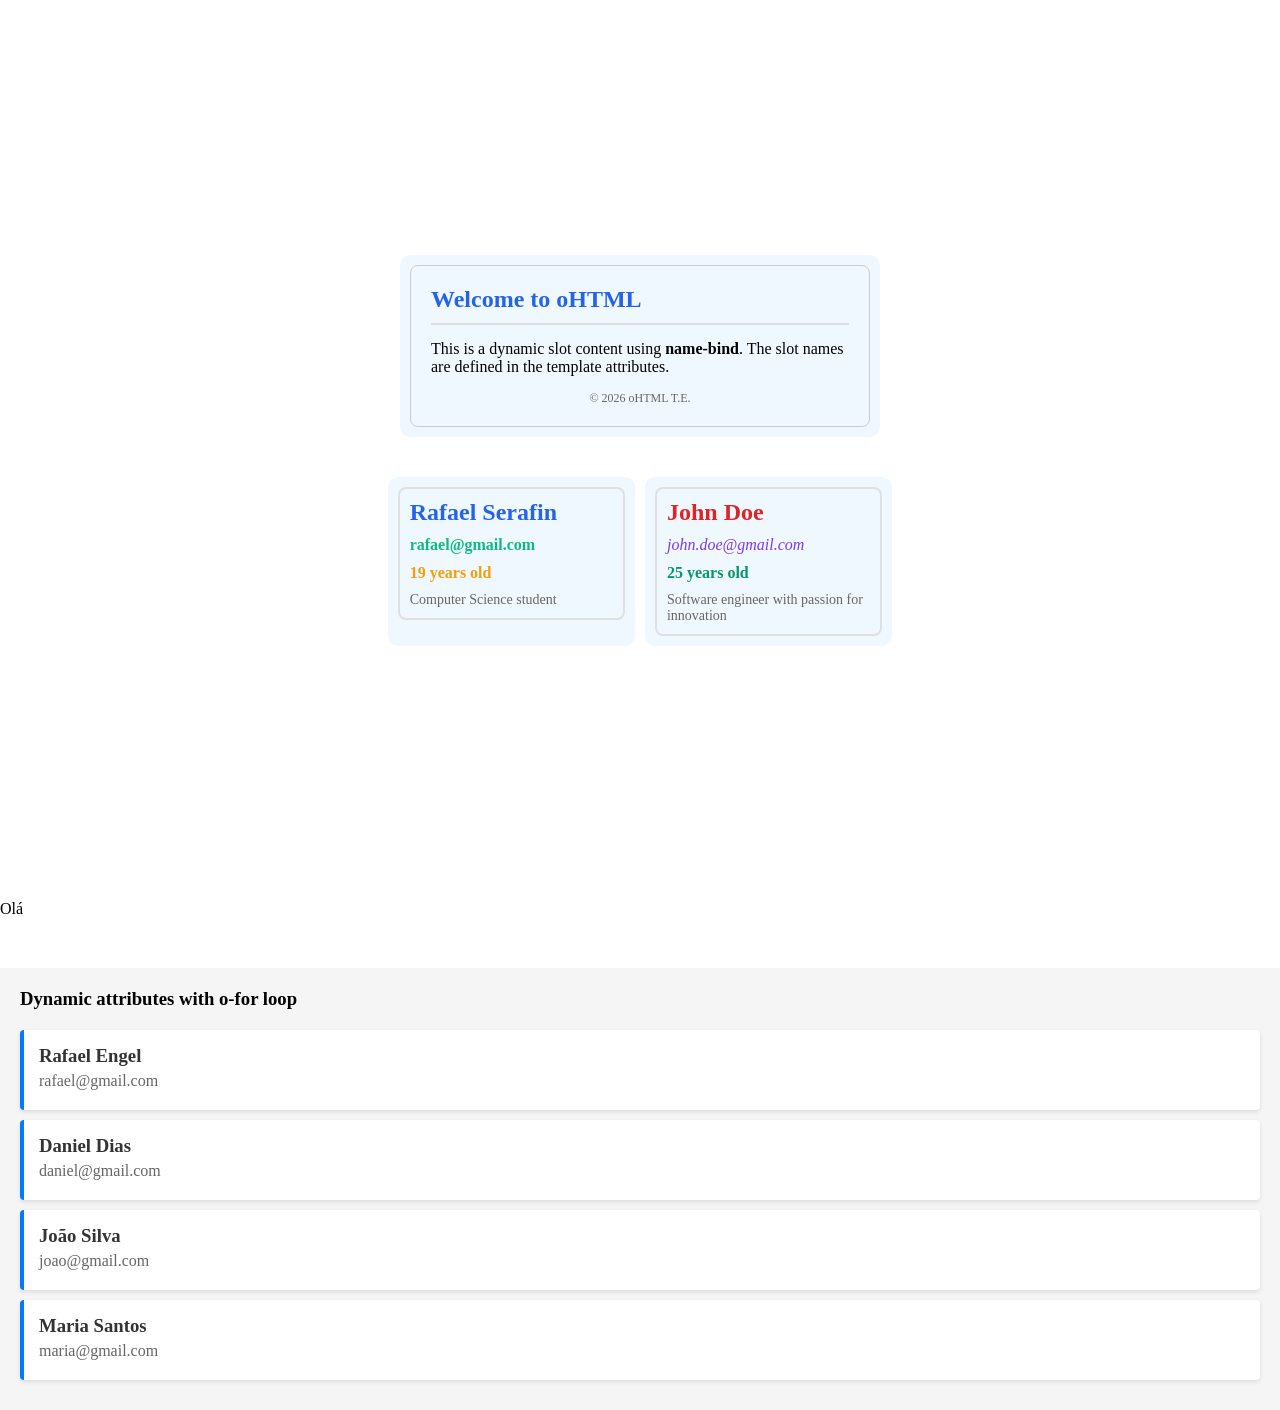
<file: index.html>
<!-- This is a simple oHTML template enhancer usage -->
<!-- Creativity is the limit                        -->
<!DOCTYPE html>
<html lang="en">
    <head>
        <meta charset="UTF-8">
        <meta name="viewport" content="width=device-width, initial-scale=1.0">
        <title>Document</title>
        <link rel="stylesheet" href="styles.css">
    </head>

    <body>
        <!-- import oHTML template enhancer core -->
        <!-- must be module type                 -->
        <script type="module" src="core/runtime.js"></script>

        <!-- importing templates from another HTML file -->
        <templates-import src="./templates.html" />

        <!-- Global handler functions for o-when events -->
        <script>
            // Example handlers for o-when directives
            window.handleCardClick = function() {
                alert('User card clicked! Name: ' + this.getAttribute('name'));
            };

            window.handleCardDblClick = function() {
                console.log('User card double-clicked!');
            };
            
            window.handleListItemClick = function() {
                console.log('List item clicked!');
            };

            window.handleIfStatement = function() {
                console.log('Hello');
            };
        </script>

        <!-- template define a custom HTML tag -->
        <!-- template's id defines custom tag's name -->
        <!-- data-bind content will replace with bound data -->
        <!-- class-pointer allows dynamic class assignment from component attributes -->
        <!-- data-use-shadow="false" is needed for external CSS classes to work -->
        <template name-tag="user-card" data-use-shadow="false">
            <div class="main-user-card">
                <h1 data-bind="name" id-pointer="name-id" attr-pointer="name-style, name-title"></h1>
                <p data-bind="email" id-pointer="email-id" attr-pointer="email-style, email-title"></p>
                <b><p data-bind="age" id-pointer="age-id" attr-pointer="age-style"></p></b>
                <p data-bind="bio" id-pointer="bio-id" attr-pointer="bio-style"></p>
            </div>
        </template>

        <template name-tag="triple-div" id="triple-div">
            <div class-pointer="parent-div">
                <div class-pointer="child-div">
                    <div class-pointer="grandchild-div">
                        <slot id-pointer="slot-id"></slot>
                    </div>
                </div>
            </div>
        </template>

        <template name-tag="user-list" id="user-list" data-use-shadow="false">
            <ul>
                <li o-for="user in users" class="user-item" id="user.id" attr-pointer="user.styling">
                    <h3 data-bind="user.name" style="margin: 0;"></h3>
                    <p data-bind="user.email" style="margin: 5px 0; color: #666;"></p>
                </li>
            </ul>
        </template>

        <!-- Example template using name-bind for dynamic slot names -->
        <template name-tag="card-layout" id="card-layout">
            <div style="border: 1px solid #ccc; border-radius: 8px; padding: 20px;">
                <header style="margin-bottom: 15px; border-bottom: 2px solid #e0e0e0; padding-bottom: 10px;">
                    <slot name-bind="header">Default Header</slot>
                </header>
                <main style="margin-bottom: 15px;">
                    <slot name-bind="content">Default Content</slot>
                </main>
                <footer style="text-align: center; color: #666; font-size: 12px;">
                    <slot name-bind="footer">Default Footer</slot>
                </footer>
            </div>
        </template>

        <main>
            <!-- name-bind example -->
            <div style="display: flex; flex-direction: column; align-items: center;">
                <section style="margin-bottom: 30px;">
                    <card-layout>
                        <h1 slot="header" style="margin: 0; color: #2563eb;">Welcome to oHTML</h1>
                        <p slot="content">This is a dynamic slot content using <strong>name-bind</strong>. The slot names are defined in the template attributes.</p>
                        <p slot="footer">© 2026 oHTML T.E.</p>
                    </card-layout>
                </section>

                <div style="display: flex; flex-direction: row;">
                    <section>
                        <div>
                            <user-card 
                                name="Rafael Serafin" 
                                email="rafael@gmail.com" 
                                age="19 years old" 
                                bio="Computer Science student"
                                name-style="color: #2563eb; font-weight: bold;"
                                name-title="Full Stack Developer"
                                email-style="color: #10b981; font-weight: bold;"
                                email-title="Email do usuário"
                                age-style="color: #f59e0b;"
                                bio-style="color: #666; font-size: 14px;"
                                o-when:click="handleCardClick"
                                o-when:dblclick="handleCardDblClick"
                                style="cursor: pointer; border: 2px solid #e0e0e0; padding: 10px; border-radius: 8px; margin-bottom: 15px;">
                            </user-card>
                        </div>
                    </section>
                    <section>
                        <div>
                            <user-card 
                                name="John Doe"
                                email="john.doe@gmail.com"
                                age="25 years old"
                                bio="Software engineer with passion for innovation"
                                name-style="color: #dc2626; font-weight: bold;"
                                name-title="Backend Developer"
                                email-style="color: #7c3aed; font-style: italic;"
                                email-title="Email do desenvolvedor"
                                age-style="color: #059669;"
                                bio-style="color: #666; font-size: 14px;"
                                o-when:click="handleCardClick"
                                style="cursor: pointer; border: 2px solid #e0e0e0; padding: 10px; border-radius: 8px;">
                            </user-card>
                        </div>
                    </section>
                </div>
            </div>
        </main>

        <if-statement :condition="'a' !== 'b'">Olá</if-statement>

        <!-- o-for usage example -->
        <div style="margin-top: 50px; padding: 20px; background: #f5f5f5;">
            <!-- Example: Object format for attr-pointer with o-for -->
            <h3>Dynamic attributes with o-for loop</h3>
            <user-list :users='[
                {"name": "Rafael Engel", "email": "rafael@gmail.com", "styling": {"style": "color: #2563eb; font-weight: bold;", "title": "Full Stack Developer"}},
                {"name": "Daniel Dias", "email": "daniel@gmail.com", "styling": {"style": "color: #dc2626; font-weight: bold;", "title": "Backend Developer"}},
                {"name": "João Silva", "email": "joao@gmail.com", "styling": {"style": "color: #059669; font-weight: bold;", "title": "Frontend Developer"}},
                {"name": "Maria Santos", "email": "maria@gmail.com", "styling": {"style": "color: #7c3aed; font-weight: bold;", "title": "QA Engineer"}}
            ]'></user-list>
        </div>
    </body>
</html>
</file>
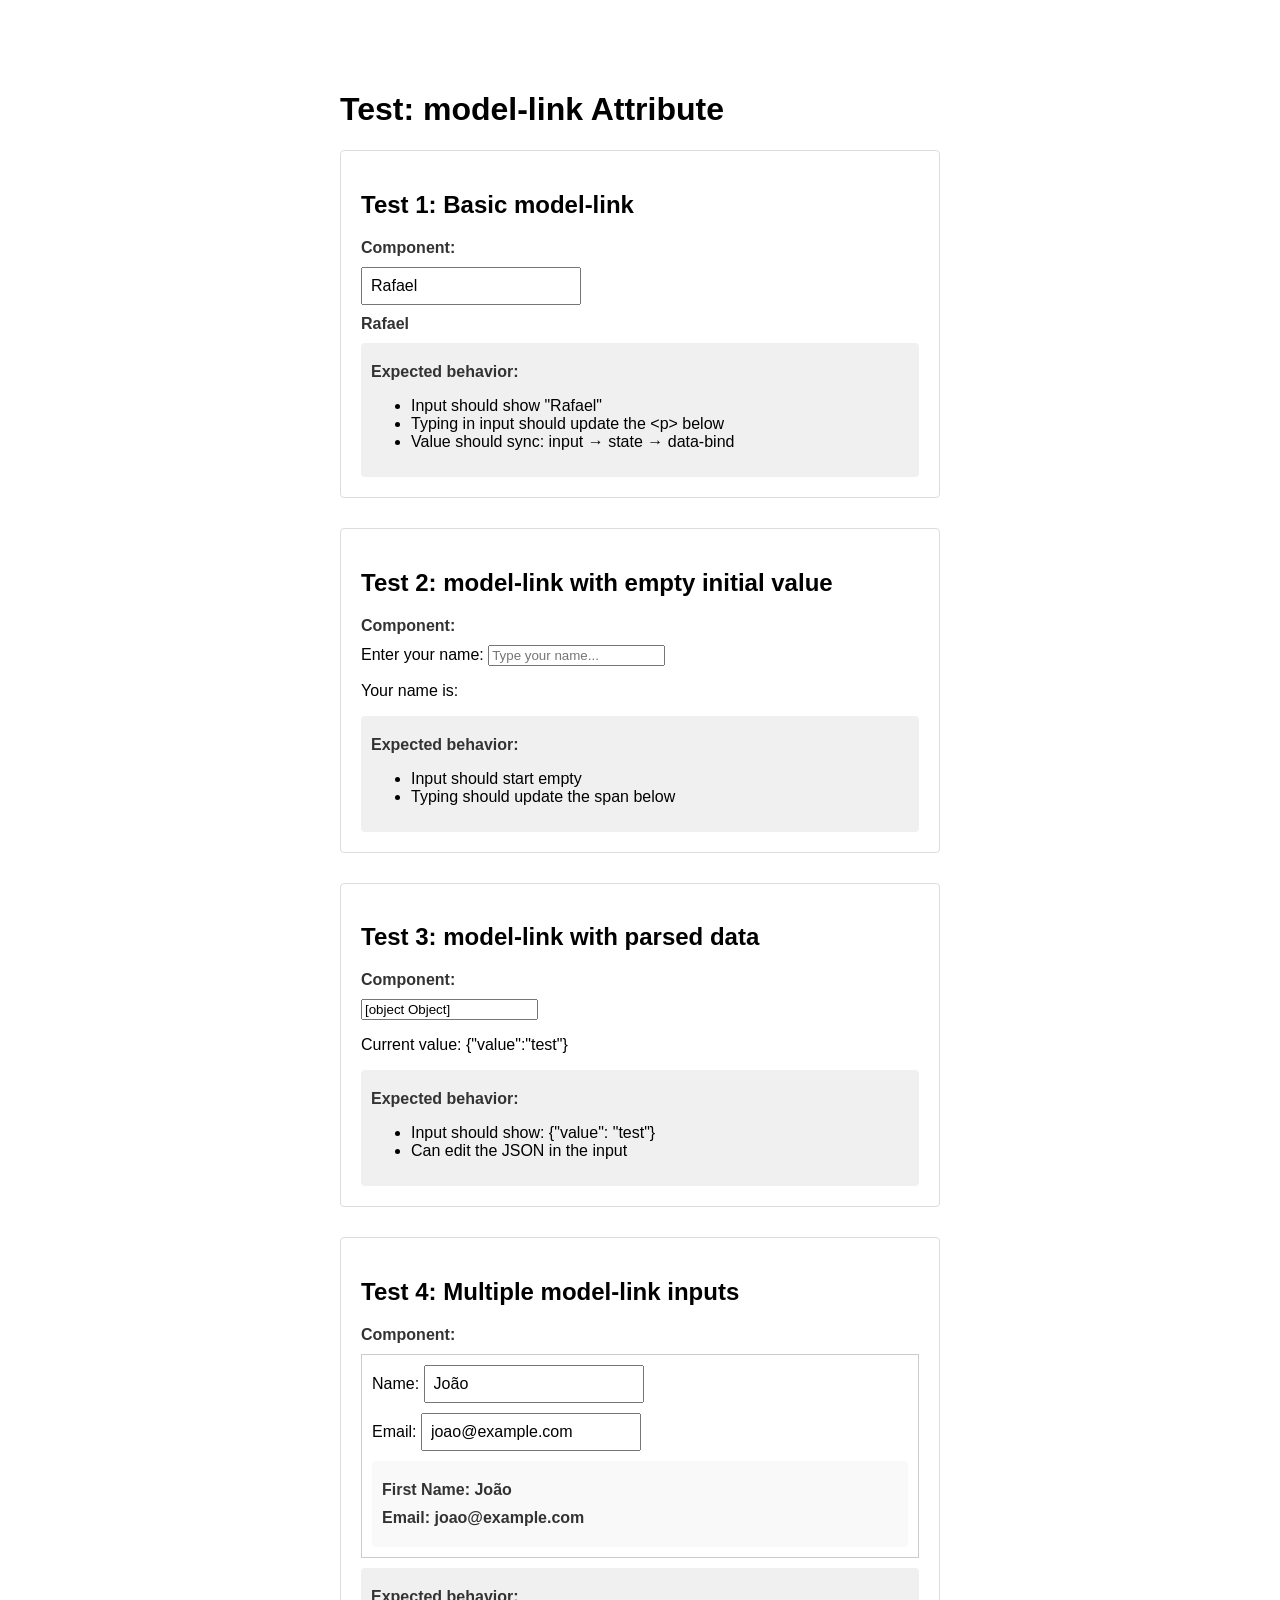
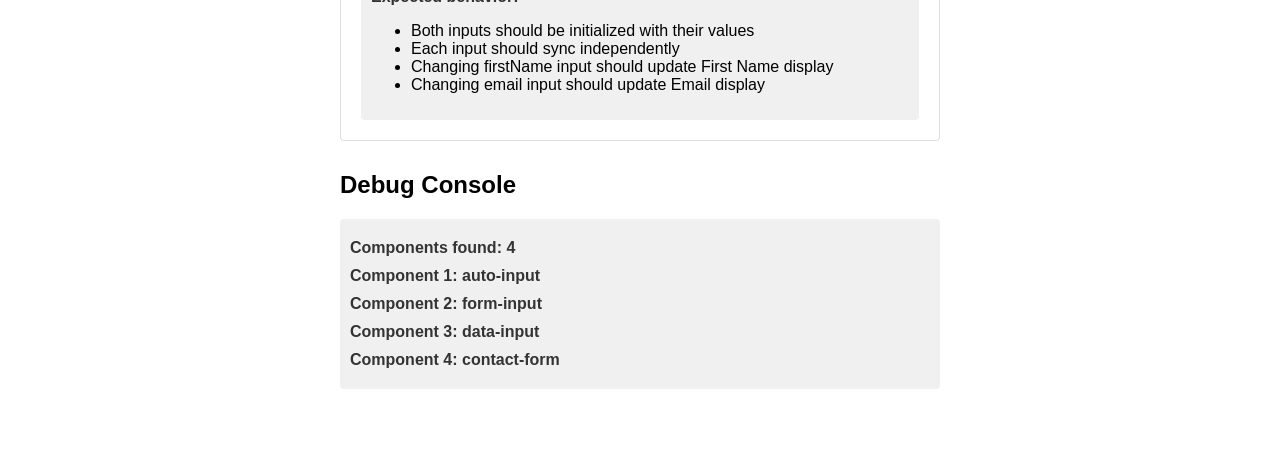
<file: test-model-link.html>
<!DOCTYPE html>
<html lang="pt-BR">
<head>
    <meta charset="UTF-8">
    <meta name="viewport" content="width=device-width, initial-scale=1.0">
    <title>Test model-link</title>
    <style>
        body {
            font-family: Arial, sans-serif;
            max-width: 600px;
            margin: 50px auto;
            padding: 20px;
        }
        .demo {
            border: 1px solid #ddd;
            padding: 20px;
            margin-bottom: 30px;
            border-radius: 4px;
        }
        input {
            padding: 8px;
            font-size: 16px;
            width: 200px;
        }
        p {
            margin: 10px 0;
            font-weight: bold;
            color: #333;
        }
        .info {
            background-color: #f0f0f0;
            padding: 10px;
            border-radius: 4px;
            margin-top: 10px;
        }
    </style>
</head>
<body>
    <h1>Test: model-link Attribute</h1>
    
    <!-- import oHTML template enhancer core -->
    <script type="module" src="../core/runtime.js"></script>

    <!-- Test 1: Basic model-link with data-bind -->
    <template name-tag="auto-input" id="auto-input" data-use-shadow="false">
        <div>
            <input model-link="name" placeholder="Type something..."/>
            <p data-bind="name"></p>
        </div>
    </template>

    <div class="demo">
        <h2>Test 1: Basic model-link</h2>
        <p>Component:</p>
        <auto-input name="Rafael"></auto-input>
        <div class="info">
            <p><strong>Expected behavior:</strong></p>
            <ul>
                <li>Input should show "Rafael"</li>
                <li>Typing in input should update the &lt;p&gt; below</li>
                <li>Value should sync: input → state → data-bind</li>
            </ul>
        </div>
    </div>

    <!-- Test 2: model-link with initial empty value -->
    <template name-tag="form-input" id="form-input">
        <div>
            <label>Enter your name: </label>
            <input model-link="username" placeholder="Type your name..."/>
            <p>Your name is: <span data-bind="username"></span></p>
        </div>
    </template>

    <div class="demo">
        <h2>Test 2: model-link with empty initial value</h2>
        <p>Component:</p>
        <form-input username=""></form-input>
        <div class="info">
            <p><strong>Expected behavior:</strong></p>
            <ul>
                <li>Input should start empty</li>
                <li>Typing should update the span below</li>
            </ul>
        </div>
    </div>

    <!-- Test 3: model-link with prefixed attribute (JSON parsing) -->
    <template name-tag="data-input" id="data-input">
        <div>
            <input model-link="data" placeholder="Edit data..."/>
            <p>Current value: <span data-bind="data"></span></p>
        </div>
    </template>

    <div class="demo">
        <h2>Test 3: model-link with parsed data</h2>
        <p>Component:</p>
        <data-input :data='{"value": "test"}'></data-input>
        <div class="info">
            <p><strong>Expected behavior:</strong></p>
            <ul>
                <li>Input should show: {"value": "test"}</li>
                <li>Can edit the JSON in the input</li>
            </ul>
        </div>
    </div>

    <!-- Test 4: Multiple model-link inputs in one component -->
    <template name-tag="contact-form" id="contact-form" data-use-shadow="false">
        <div style="padding: 10px; border: 1px solid #ccc;">
            <div style="margin-bottom: 10px;">
                <label>Name: </label>
                <input model-link="firstName" placeholder="First name"/>
            </div>
            <div style="margin-bottom: 10px;">
                <label>Email: </label>
                <input model-link="email" placeholder="Email"/>
            </div>
            <div style="background-color: #f9f9f9; padding: 10px; border-radius: 4px;">
                <p>First Name: <strong data-bind="firstName"></strong></p>
                <p>Email: <strong data-bind="email"></strong></p>
            </div>
        </div>
    </template>

    <div class="demo">
        <h2>Test 4: Multiple model-link inputs</h2>
        <p>Component:</p>
        <contact-form firstName="João" email="joao@example.com"></contact-form>
        <div class="info">
            <p><strong>Expected behavior:</strong></p>
            <ul>
                <li>Both inputs should be initialized with their values</li>
                <li>Each input should sync independently</li>
                <li>Changing firstName input should update First Name display</li>
                <li>Changing email input should update Email display</li>
            </ul>
        </div>
    </div>

    <h2>Debug Console</h2>
    <div class="info" id="debug">
        <p>Check the browser console for any errors.</p>
    </div>

    <script>
        // Simple test to verify component registration
        window.addEventListener('load', function() {
            const debugDiv = document.getElementById('debug');
            const components = document.querySelectorAll('auto-input, form-input, data-input, contact-form');
            const debug = document.getElementById('debug');
            debug.innerHTML = '<p>Components found: ' + components.length + '</p>';
            
            components.forEach((comp, index) => {
                debug.innerHTML += '<p>Component ' + (index + 1) + ': ' + comp.tagName.toLowerCase() + '</p>';
            });
        });
    </script>
</body>
</html>
</file>
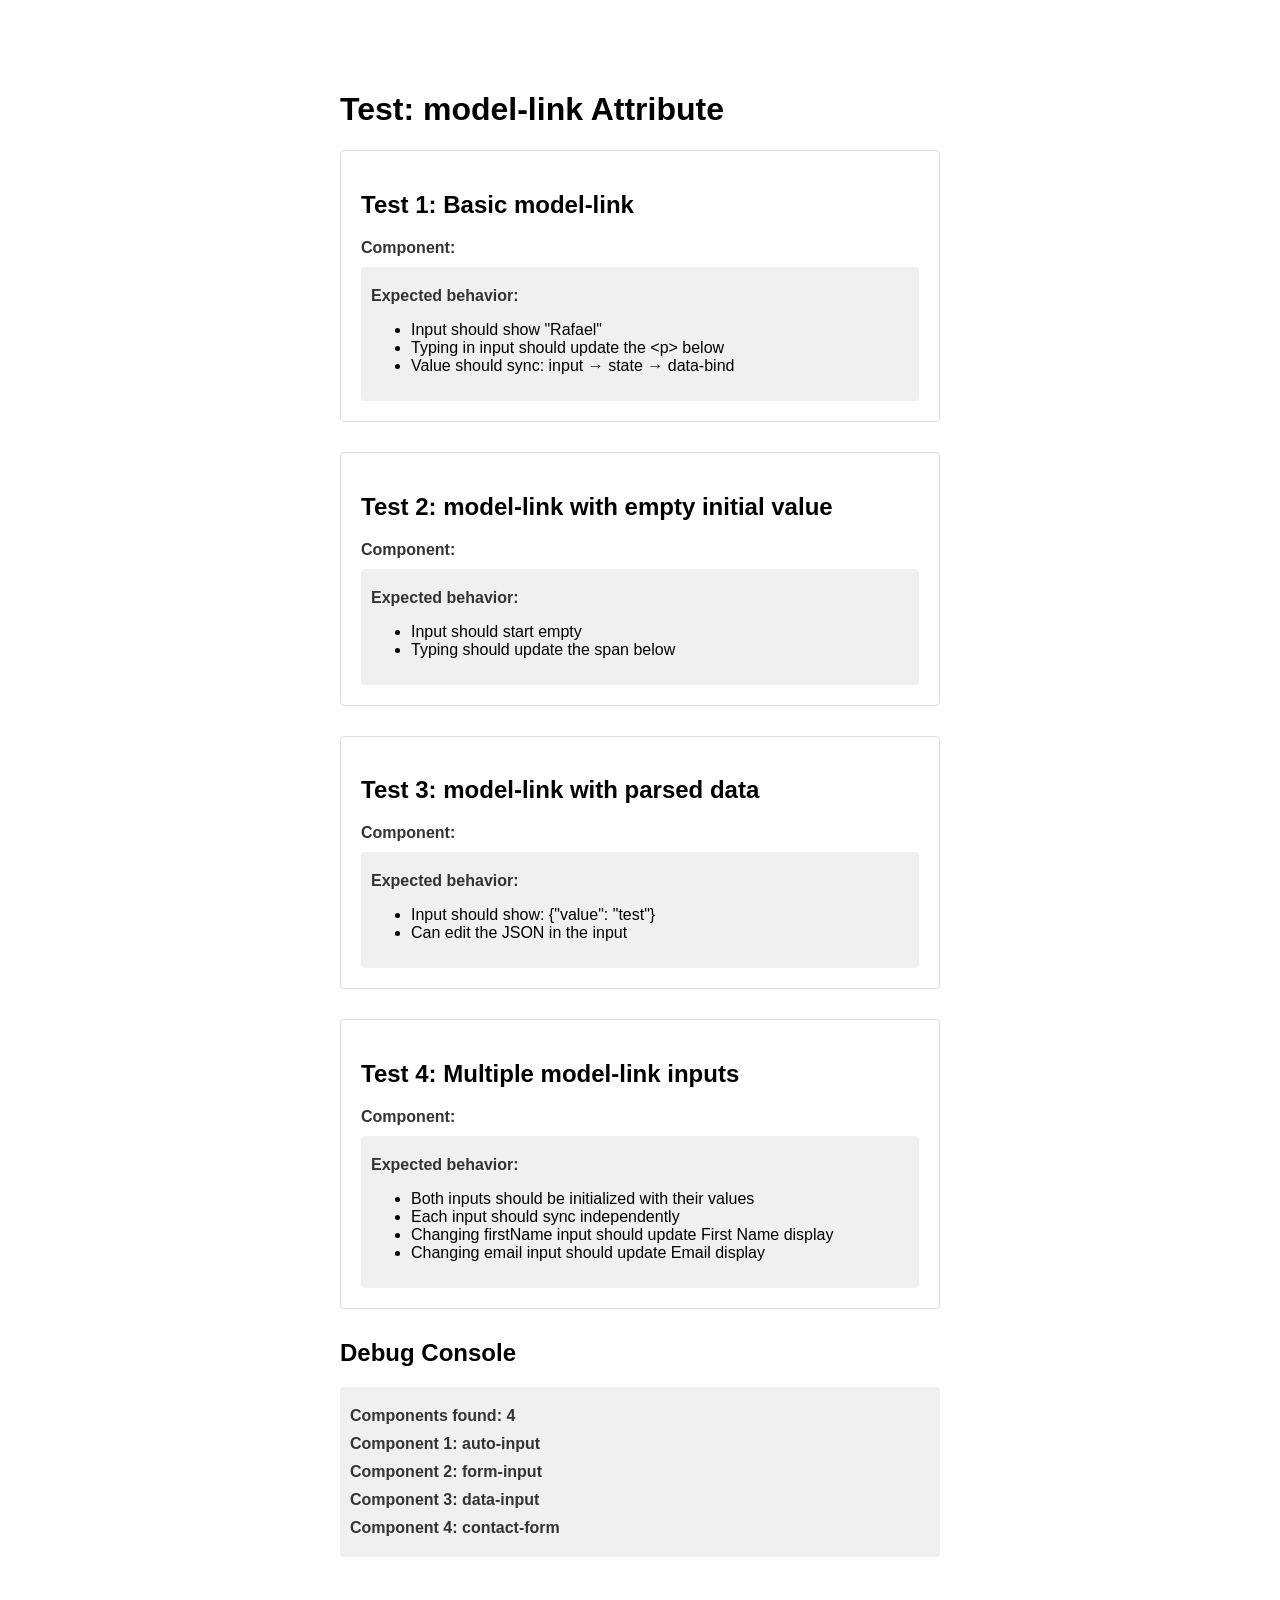
<file: sample/test-model-link.html>
<!DOCTYPE html>
<html lang="pt-BR">
<head>
    <meta charset="UTF-8">
    <meta name="viewport" content="width=device-width, initial-scale=1.0">
    <title>Test model-link</title>
    <style>
        body {
            font-family: Arial, sans-serif;
            max-width: 600px;
            margin: 50px auto;
            padding: 20px;
        }
        .demo {
            border: 1px solid #ddd;
            padding: 20px;
            margin-bottom: 30px;
            border-radius: 4px;
        }
        input {
            padding: 8px;
            font-size: 16px;
            width: 200px;
        }
        p {
            margin: 10px 0;
            font-weight: bold;
            color: #333;
        }
        .info {
            background-color: #f0f0f0;
            padding: 10px;
            border-radius: 4px;
            margin-top: 10px;
        }
    </style>
</head>
<body>
    <h1>Test: model-link Attribute</h1>
    
    <!-- import oHTML template enhancer core -->
    <script type="module" src="../core/runtime.js"></script>

    <!-- Test 1: Basic model-link with data-bind -->
    <template id="auto-input" data-use-shadow="false">
        <div>
            <input model-link="name" placeholder="Type something..."/>
            <p data-bind="name"></p>
        </div>
    </template>

    <div class="demo">
        <h2>Test 1: Basic model-link</h2>
        <p>Component:</p>
        <auto-input name="Rafael"></auto-input>
        <div class="info">
            <p><strong>Expected behavior:</strong></p>
            <ul>
                <li>Input should show "Rafael"</li>
                <li>Typing in input should update the &lt;p&gt; below</li>
                <li>Value should sync: input → state → data-bind</li>
            </ul>
        </div>
    </div>

    <!-- Test 2: model-link with initial empty value -->
    <template id="form-input">
        <div>
            <label>Enter your name: </label>
            <input model-link="username" placeholder="Type your name..."/>
            <p>Your name is: <span data-bind="username"></span></p>
        </div>
    </template>

    <div class="demo">
        <h2>Test 2: model-link with empty initial value</h2>
        <p>Component:</p>
        <form-input username=""></form-input>
        <div class="info">
            <p><strong>Expected behavior:</strong></p>
            <ul>
                <li>Input should start empty</li>
                <li>Typing should update the span below</li>
            </ul>
        </div>
    </div>

    <!-- Test 3: model-link with prefixed attribute (JSON parsing) -->
    <template id="data-input">
        <div>
            <input model-link="data" placeholder="Edit data..."/>
            <p>Current value: <span data-bind="data"></span></p>
        </div>
    </template>

    <div class="demo">
        <h2>Test 3: model-link with parsed data</h2>
        <p>Component:</p>
        <data-input :data='{"value": "test"}'></data-input>
        <div class="info">
            <p><strong>Expected behavior:</strong></p>
            <ul>
                <li>Input should show: {"value": "test"}</li>
                <li>Can edit the JSON in the input</li>
            </ul>
        </div>
    </div>

    <!-- Test 4: Multiple model-link inputs in one component -->
    <template id="contact-form" data-use-shadow="false">
        <div style="padding: 10px; border: 1px solid #ccc;">
            <div style="margin-bottom: 10px;">
                <label>Name: </label>
                <input model-link="firstName" placeholder="First name"/>
            </div>
            <div style="margin-bottom: 10px;">
                <label>Email: </label>
                <input model-link="email" placeholder="Email"/>
            </div>
            <div style="background-color: #f9f9f9; padding: 10px; border-radius: 4px;">
                <p>First Name: <strong data-bind="firstName"></strong></p>
                <p>Email: <strong data-bind="email"></strong></p>
            </div>
        </div>
    </template>

    <div class="demo">
        <h2>Test 4: Multiple model-link inputs</h2>
        <p>Component:</p>
        <contact-form firstName="João" email="joao@example.com"></contact-form>
        <div class="info">
            <p><strong>Expected behavior:</strong></p>
            <ul>
                <li>Both inputs should be initialized with their values</li>
                <li>Each input should sync independently</li>
                <li>Changing firstName input should update First Name display</li>
                <li>Changing email input should update Email display</li>
            </ul>
        </div>
    </div>

    <h2>Debug Console</h2>
    <div class="info" id="debug">
        <p>Check the browser console for any errors.</p>
    </div>

    <script>
        // Simple test to verify component registration
        window.addEventListener('load', function() {
            const debugDiv = document.getElementById('debug');
            const components = document.querySelectorAll('auto-input, form-input, data-input, contact-form');
            const debug = document.getElementById('debug');
            debug.innerHTML = '<p>Components found: ' + components.length + '</p>';
            
            components.forEach((comp, index) => {
                debug.innerHTML += '<p>Component ' + (index + 1) + ': ' + comp.tagName.toLowerCase() + '</p>';
            });
        });
    </script>
</body>
</html>
</file>
<file: styles.css>
* {
    margin: 0;
    padding: 0;
    box-sizing: border-box;
}

main {
    display: flex;
    flex-direction: row;
    gap: 20px;
    justify-content: center;
    align-items: center;
    height: 100vh;
}

section {
    width: 80%;
    max-width: 600px;
    padding: 10px;
    background-color: aliceblue;
    border-radius: 10px;
}

div {
    display: flex;
    flex-direction: column;
    gap: 10px;
}

user-card {
    padding: 10px;
}

.user-name-style {
    font-weight: bold;
    color: blue;
}

.user-email-style {
    font-style: italic;
    color: gray;
}

.user-age-style {
    color: orange;
    font-weight: 600;
}

.user-bio-style {
    color: #555;
    font-size: 0.9em;
}

/* User List Styles */
user-list ul {
    list-style: none;
    width: 100%;
}

user-list li.user-item {
    padding: 15px;
    margin: 10px 0;
    background: white;
    border-left: 4px solid #007bff;
    border-radius: 4px;
    box-shadow: 0 2px 4px rgba(0,0,0,0.1);
    display: block;
}

user-list li.user-item h3 {
    color: #333;
}

user-list li.user-item p {
    color: #666;
}

/* Badge Styles */
badge span {
    display: inline-block;
}

badge span span {
    display: inline-block;
    font-size: 0.875em;
    font-weight: 500;
}
</file>
